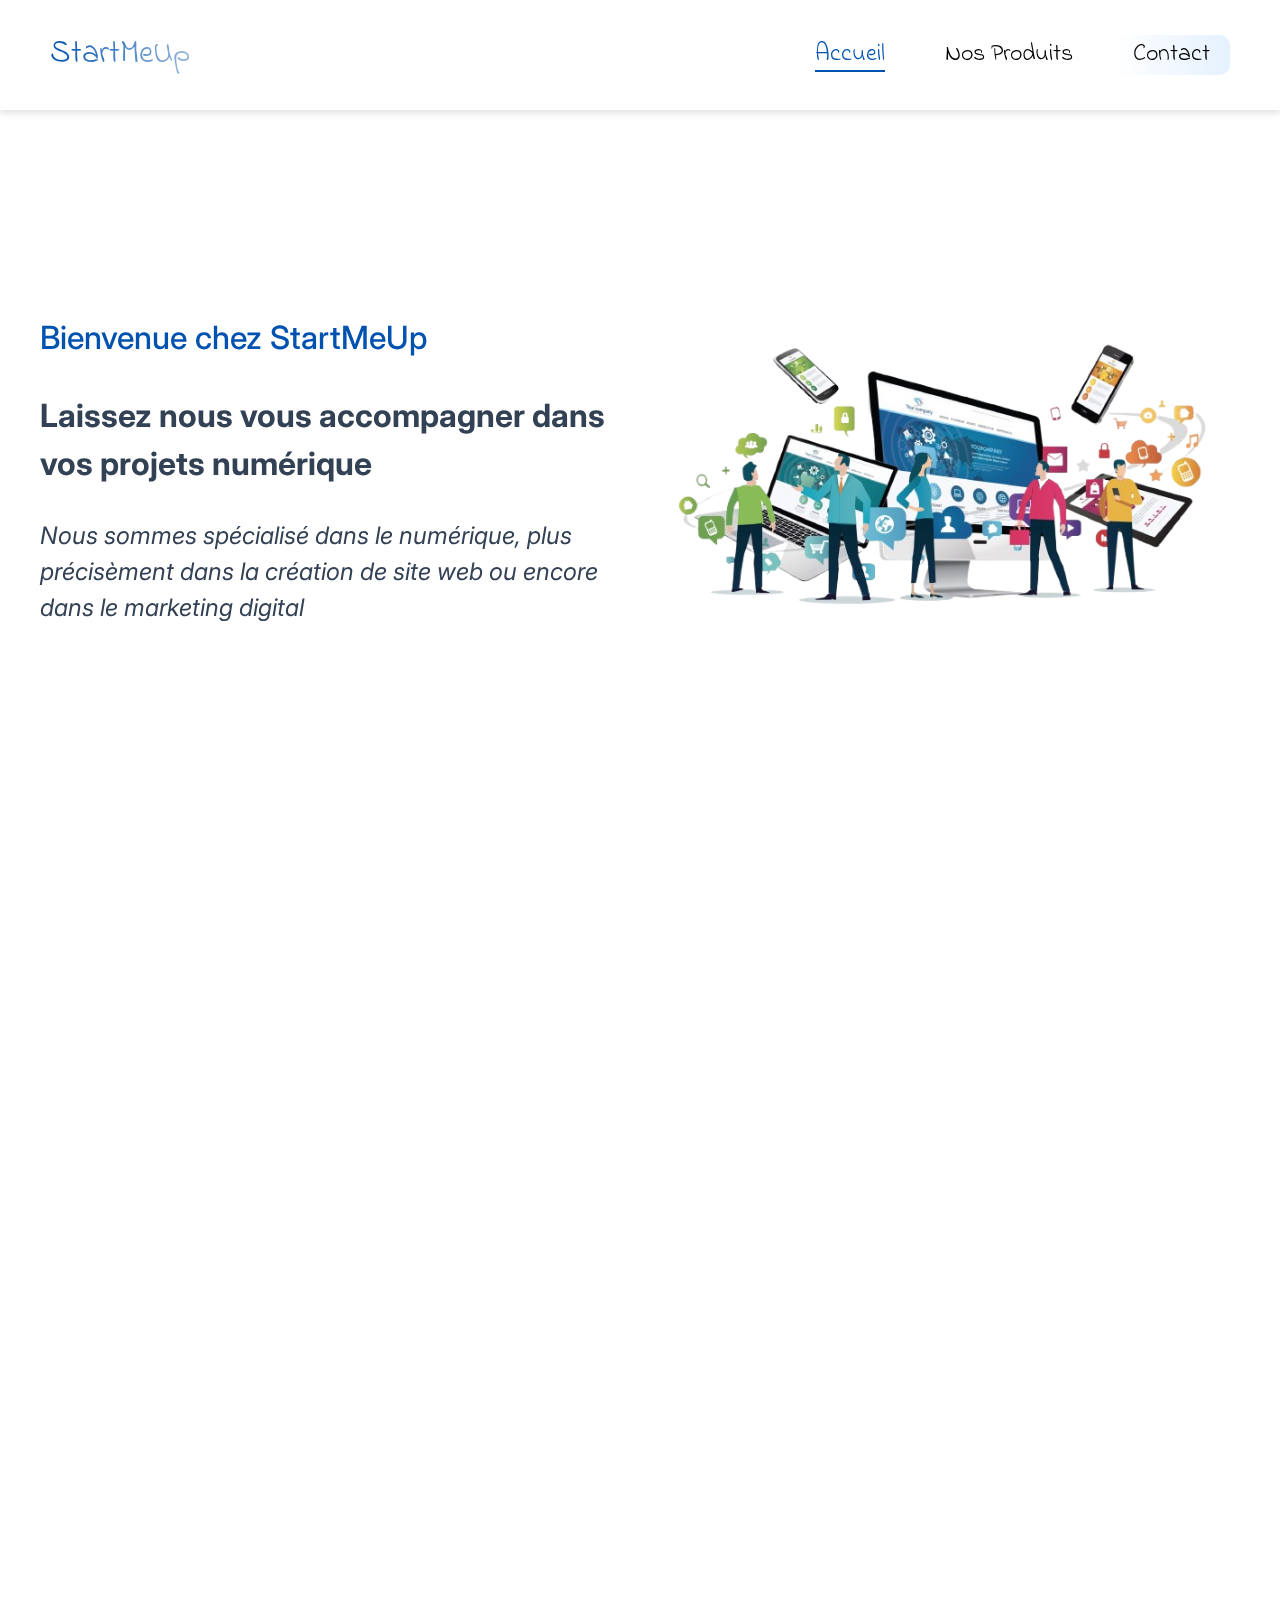
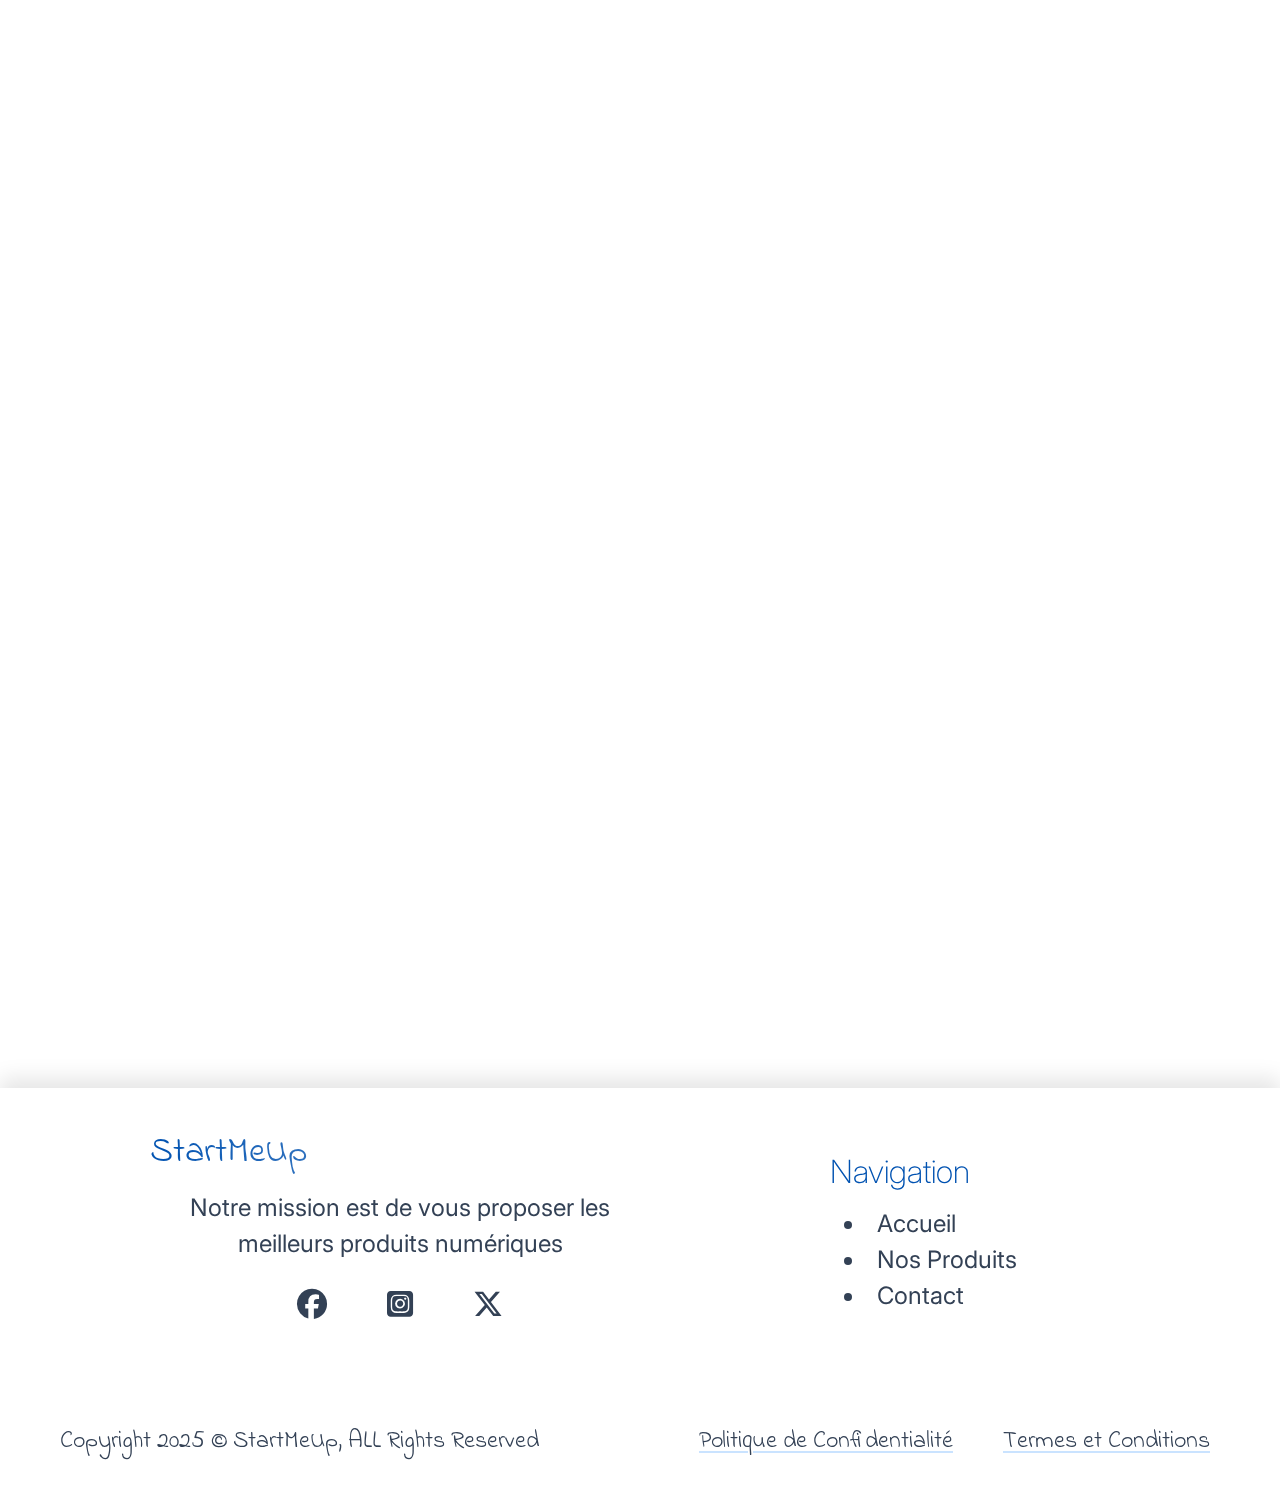
<file: index.html>
<!DOCTYPE html>
<html lang="fr">
    <head>
        <meta charset="UTF-8">
        <meta name="viewport" content="width=device-width, initial-scale=1.0" />
        <meta name="description" content="StartMeUp, entreprise qui vous propose et vous accompagne à des solutions numériques" />
        <title>StartMeUp</title>
        <link rel="icon" href="img/favicon_io/android-chrome-512x512.png" type="image/png" />
        <link rel="stylesheet" href="https://cdnjs.cloudflare.com/ajax/libs/font-awesome/6.5.0/css/all.min.css">
        <link rel="stylesheet" href="https://fonts.googleapis.com/css2?family=Inter&family=Indie+Flower&display=swap" rel="stylesheet" />
        <link rel="stylesheet" href="css/style.css">
        <link rel="stylesheet" href="css/nav.style.css">
        <link rel="stylesheet" href="css/footer.style.css">
        <link rel="stylesheet" href="css/home.style.css">
        <script src="js/script.js" defer></script>
    </head>
    <body>
        <div class="area">
            <ul class="circles">
                <li></li>
                <li></li>
                <li></li>
                <li></li>
                <li></li>
                <li></li>
                <li></li>
                <li></li>
                <li></li>
                <li></li>
            </ul>
        </div>

        <!-- <div id="nav"></div> -->
        <nav>
            <div id="nav-logo">
                <a href="index.html" class="logo">StartMeUp</a>
            </div>
            <div class="nav-links" id="nav-links">
                <a href="index.html">Accueil</a>
                <a href="products.html">Nos Produits</a>
                <a class="contact" href="contact.html">Contact</a>
            </div>
            <div id="nav-burger">
                <i class="fa-solid fa-bars"></i>
            </div>
        </nav>

        <main>
            <section id="section-presentation">
                <div class="description-presentation">
                    <h1>Bienvenue chez StartMeUp</h1>
                    <span>Laissez nous vous accompagner dans vos projets numérique</span>
                    <p>Nous sommes spécialisé dans le numérique, plus précisèment dans la création de site web ou encore dans le marketing digital</p>
                </div>
                <div class="img-presentation">
                    <img src="img/home_image.png" alt="Dessin qui représente des personnes avec derrière des outils numériques">
                </div>
            </section>

            <section id="section-services">
                <div class="titre-service">
                    <h2>Nos Services</h2>
                    <span>Que proposons nous?</span>
                    <p>Nous proposons à nos clients toujours les meilleurs services avec la meilleure des qualité</p>
                </div>
                <div class="cards-service">
                    <div class="card-service">
                        <i class="fa-brands fa-edge"></i>
                        <div class="description-card-service">
                            <h3>Création de Site Web</h3>
                            <p>Notre équipe vous propose des sites web personnalisés : E-commerce, Intranet, etc...</p>
                        </div>
                    </div>
                    <div class="card-service">
                        <i class="fa-solid fa-mobile-screen"></i>
                        <div class="description-card-service">
                            <h3>Création d'Applications</h3>
                            <p>Notre équipe vous propose des applications mobiles personnalisés sur IOS ou Android</p>
                        </div>
                    </div>
                    <div class="card-service">
                        <i class="fa-solid fa-lightbulb"></i>
                        <div class="description-card-service">
                            <h3>Marketing digital</h3>
                            <p>Notre équipe vous accompagne pour des solutions dans le marketing digital</p>
                        </div>
                    </div>
                </div>
            </section>

            <section id="section-equipe">
                <div class="titre-equipe">
                    <h2>Nos Equipes</h2>
                    <p>Chez StartMeUp, nous avons plusieurs plusieurs équipes talentueuses prêtent à répondre à vos besoins</p>
                </div>
                <div class="cards-equipe">
                    <div class="card-equipe">
                        <h3>Equipe Développeur</h3>
                        <p>Ils vont s'occuper pour vous de la partie Technique</p>
                    </div>
                    <div class="card-equipe">
                        <h3>Equipe SEO</h3>
                        <p>Ils vont s'occuper pour vous de la mise en avant de votre service</p>
                    </div>
                    <div class="card-equipe">
                        <h3>Equipe Réseau</h3>
                        <p>Ils vont s'occuper pour vous de la partie hébergement</p>
                    </div>
                </div>
            </section>

            <section id="section-contact">
                <h2>Contacter Nous</h2>
                <p>Vous souhaitez avoir des renseignements ou nous contacter, vous trouverez ci-dessous un lien vers la page  de Contact où se trouve les coordonnées ou le formulaire de contact</p>
                <a href="contact.html">Prendre contact</a>
            </section>
        </main>

        <!-- <div id="footer"></div> -->
        <footer>
            <section class="info-navigation">
                <div class="info">
                    <a href="index.html" class="logo">StartMeUp</a>
                    <p>Notre mission est de vous proposer les meilleurs produits numériques</p>
                    <ul>
                        <li><i class="fa-brands fa-facebook"></i></li>
                        <li><i class="fa-brands fa-square-instagram"></i></li>
                        <li><i class="fa-brands fa-x-twitter"></i></li>
                    </ul>
                </div>
                <div class="navigation">
                    <span>Navigation</span>
                    <ul>
                        <li><a href="index.html">Accueil</a></li>
                        <li><a href="products.html">Nos Produits</a></li>
                        <li><a href="contact.html">Contact</a></li>
                    </ul>
                </div>
            </section>
            <section class="documents-copyright">
                <p>Copyright 2025 &copy; StartMeUp, ALL Rights Reserved</p>
                <div>
                    <a href="#">Politique de Confidentialité</a>
                    <a href="#">Termes et Conditions</a>
                </div>
            </section>
        </footer>
    </body>
</html>
</file>
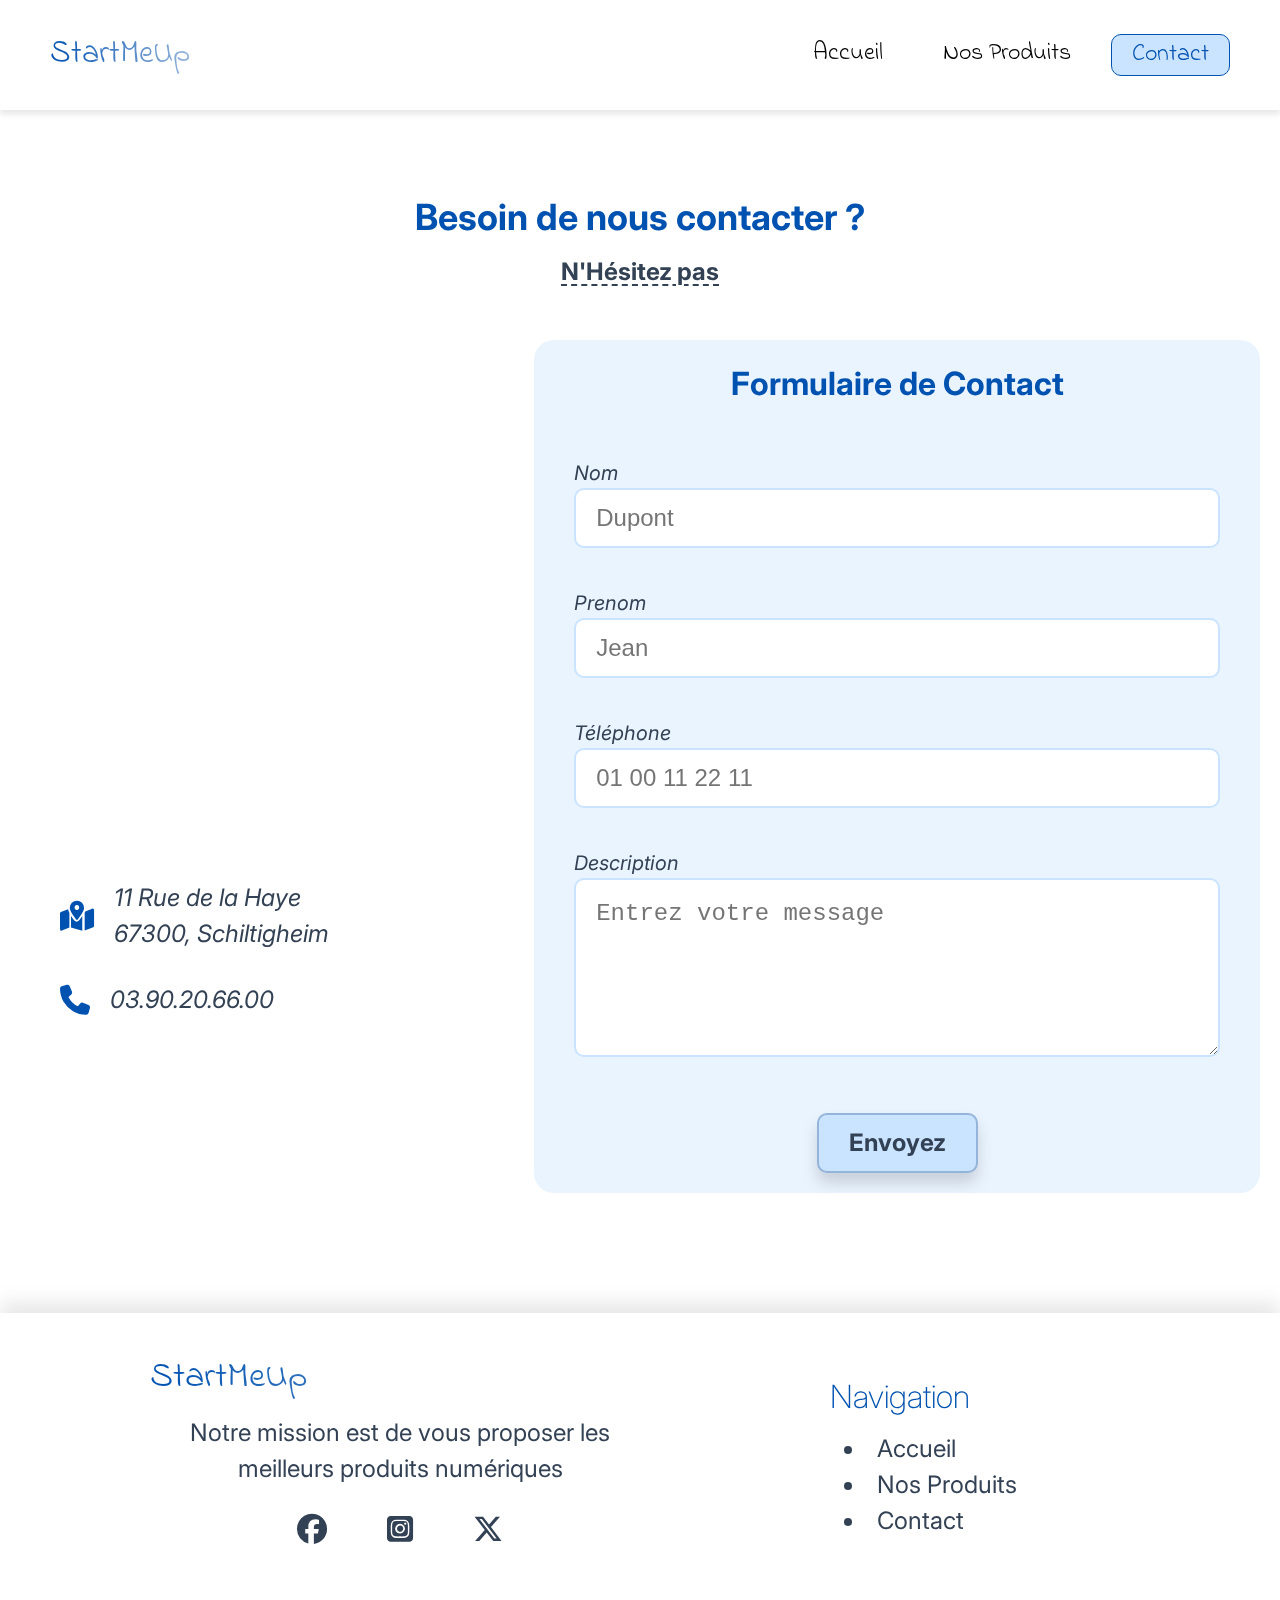
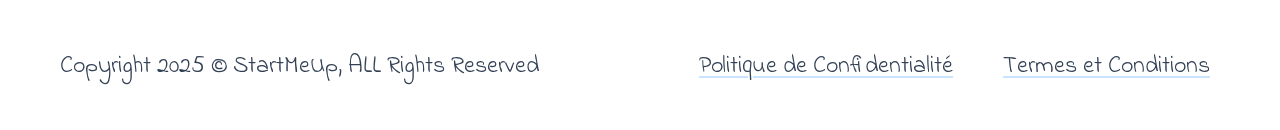
<file: contact.html>
<!DOCTYPE html>
<html lang="fr">
    <head>
        <meta charset="UTF-8">
        <meta name="viewport" content="width=device-width, initial-scale=1.0" />
        <meta name="description" content="StartMeUp, contacter nous pour plus de renseignements sur nos produits" />
        <title>Contact</title>
        <link rel="icon" href="img/favicon_io/android-chrome-512x512.png" type="image/png" />
        <link rel="stylesheet" href="https://cdnjs.cloudflare.com/ajax/libs/font-awesome/6.5.0/css/all.min.css">
        <link href="https://fonts.googleapis.com/css2?family=Inter&family=Indie+Flower&display=swap" rel="stylesheet" />
        <link rel="stylesheet" href="css/style.css">
        <link rel="stylesheet" href="css/nav.style.css">
        <link rel="stylesheet" href="css/footer.style.css">
        <link rel="stylesheet" href="css/contact.style.css">
        <script src="js/script.js" defer></script>
    </head>
    <body>
        <div class="area">
            <ul class="circles">
                <li></li>
                <li></li>
                <li></li>
                <li></li>
                <li></li>
                <li></li>
                <li></li>
                <li></li>
                <li></li>
                <li></li>
            </ul>
        </div>
        <nav>
            <div id="nav-logo">
                <a href="index.html" class="logo">StartMeUp</a>
            </div>
            <div class="nav-links" id="nav-links">
                <a href="index.html">Accueil</a>
                <a href="products.html">Nos Produits</a>
                <a class="contact" href="contact.html">Contact</a>
            </div>
            <div id="nav-burger">
                <i class="fa-solid fa-bars"></i>
            </div>
        </nav>

        <main>
            <section id="section-title">
                <h1>Besoin de nous contacter ?</h1>
                <p>N'Hésitez pas</p>
            </section>
            <section id="section-contact">
                <div class="iframe-and-detail-contact">
                    <iframe title="Map de l'entreprise StartMeUp" src="https://www.google.com/maps/embed?pb=!1m18!1m12!1m3!1d2637.762010206329!2d7.705883076766997!3d48.61439861784564!2m3!1f0!2f0!3f0!3m2!1i1024!2i768!4f13.1!3m3!1m2!1s0x4796b7faf9ee309b%3A0x9e701574a35ae206!2s11%20Rue%20de%20la%20Haye%2C%2067300%20Schiltigheim!5e0!3m2!1sen!2sfr!4v1751553569163!5m2!1sen!2sfr" width="600" height="450" style="border:0;" allowfullscreen="" loading="lazy" referrerpolicy="no-referrer-when-downgrade"></iframe>
                    <div class="detail-contact">
                        <div class="detail-contact-item">
                            <i class="fa-solid fa-map-location-dot"></i>
                            <div>
                                <span>11 Rue de la Haye</span>
                                <span>67300, Schiltigheim</span>
                            </div>
                        </div>
                        <div class="detail-contact-item">
                            <i class="fa-solid fa-phone"></i>
                            <span>03.90.20.66.00</span>
                        </div>
                    </div>
                </div>
                <form id="contactForm" novalidate>
                    <h2>Formulaire de Contact</h2>
                    <div>
                        <div>
                            <label for="lastname">Nom</label><br>
                            <input type="text" id="lastname" name="lastname" placeholder="Dupont" ><br>
                            <div class="error-message" id="error-lastname">Veuillez entrer votre nom.</div>
                        </div>
                        <div>
                            <label for="firstname">Prenom</label><br>
                            <input type="text" id="firstname" name="firstname" placeholder="Jean" ><br>
                            <div class="error-message" id="error-firstname">Veuillez entrer votre prénom.</div>
                        </div>
                        <div>
                            <label for="phone">Téléphone</label><br>
                            <input type="tel" id="phone" name="phone" placeholder="01 00 11 22 11" ><br>
                            <div class="error-message" id="error-phone">Veuillez entrer un numéro de téléphone valide.</div>
                        </div>
                        <div>
                            <label for="description">Description</label><br>
                            <textarea id="description" name="description" rows="5" placeholder="Entrez votre message" ></textarea>
                            <div class="error-message" id="error-description">Veuillez entrer votre message.</div>
                        </div>
                    </div>
                    <button type="submit">Envoyez</button>
                    <div class="success-message" id="success-message">Merci, votre formulaire a été envoyé !</div>
                </form>
            </section>
        </main>

        <footer>
            <section class="info-navigation">
                <div class="info">
                    <a href="index.html" class="logo">StartMeUp</a>
                    <p>Notre mission est de vous proposer les meilleurs produits numériques</p>
                    <ul>
                        <li><i class="fa-brands fa-facebook"></i></li>
                        <li><i class="fa-brands fa-square-instagram"></i></li>
                        <li><i class="fa-brands fa-x-twitter"></i></li>
                    </ul>
                </div>
                <div class="navigation">
                    <span>Navigation</span>
                    <ul>
                        <li><a href="index.html">Accueil</a></li>
                        <li><a href="products.html">Nos Produits</a></li>
                        <li><a href="contact.html">Contact</a></li>
                    </ul>
                </div>
            </section>
            <section class="documents-copyright">
                <p>Copyright 2025 &copy; StartMeUp, ALL Rights Reserved</p>
                <div>
                    <a href="#">Politique de Confidentialité</a>
                    <a href="#">Termes et Conditions</a>
                </div>
            </section>
        </footer>
    </body>
</html>
</file>
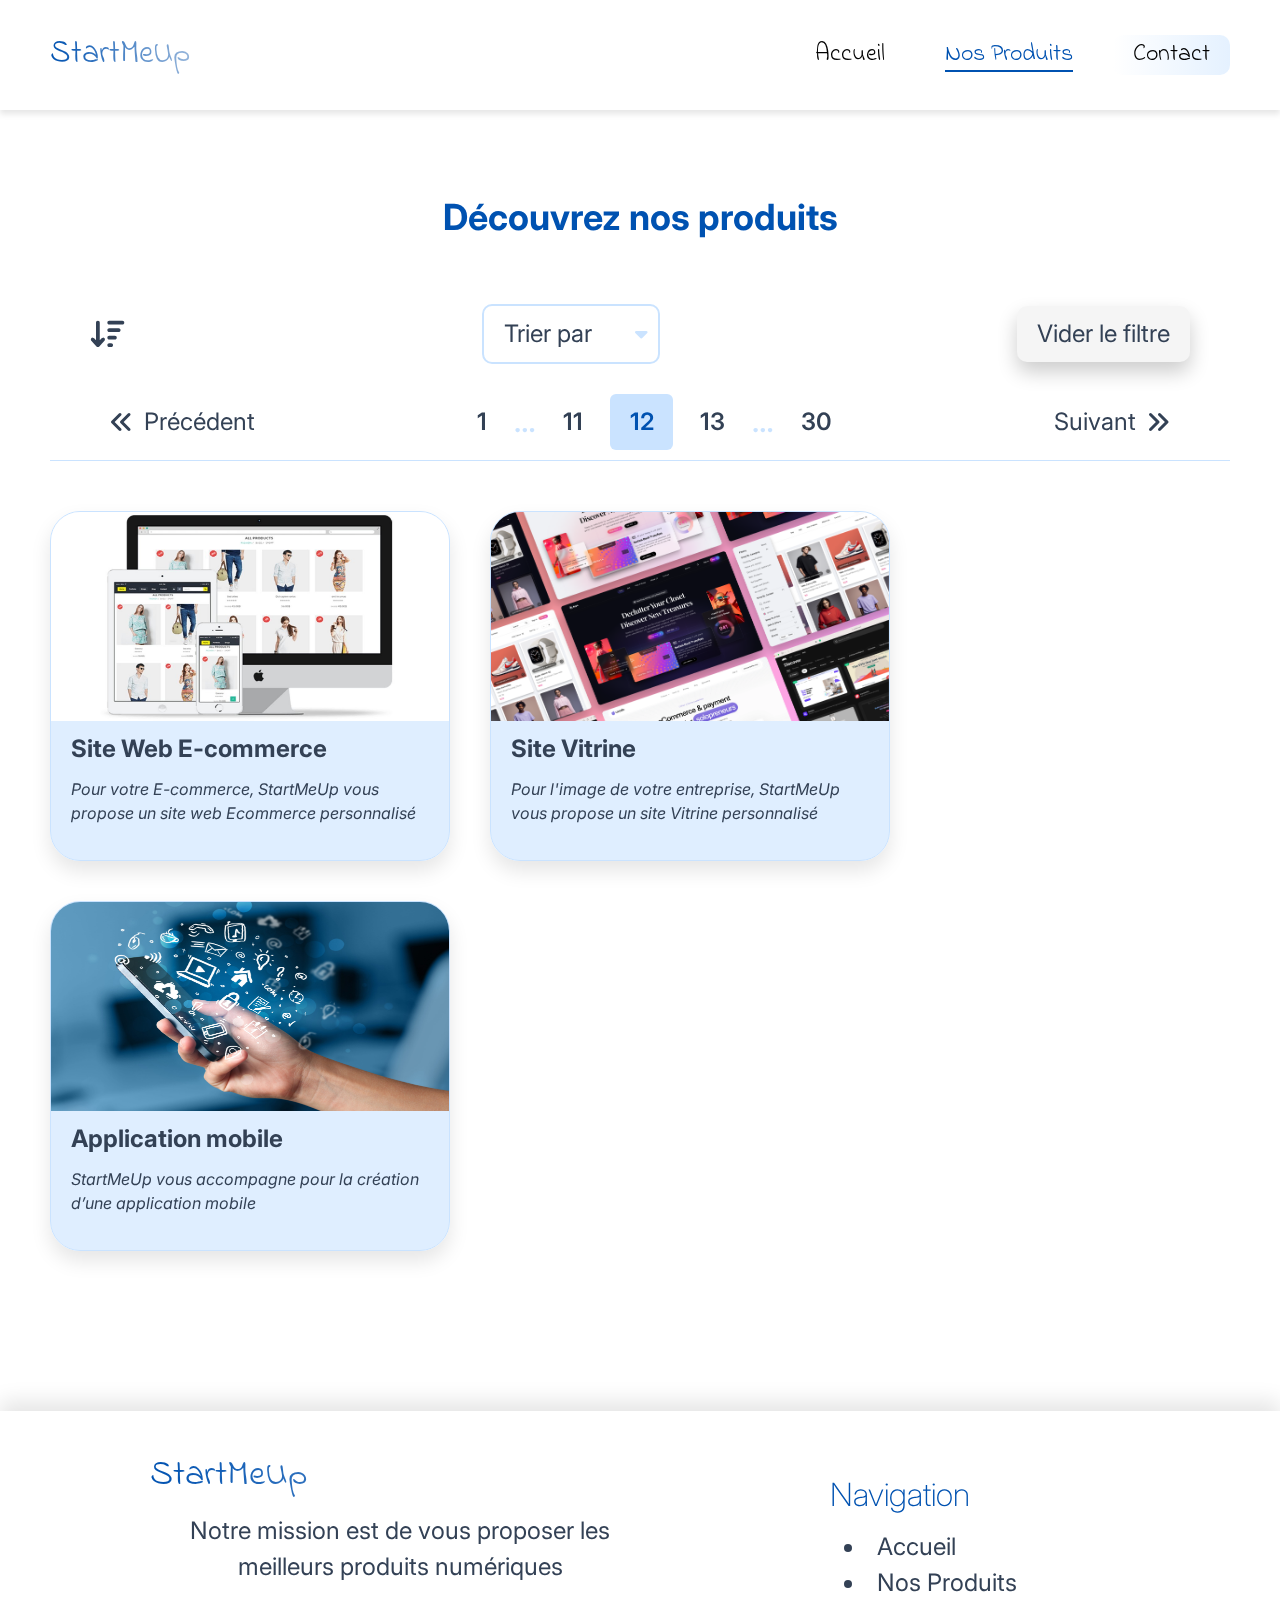
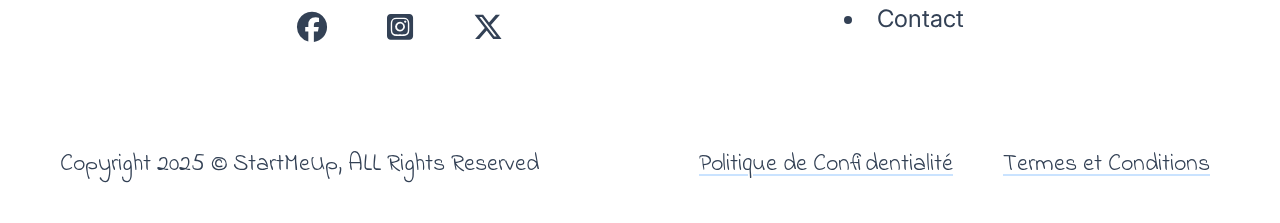
<file: products.html>
<!DOCTYPE html>
<html lang="fr">
    <head>
        <meta charset="UTF-8">
        <meta name="viewport" content="width=device-width, initial-scale=1.0" />
        <meta name="description" content="StartMeUp, trouvez tous nos produits pour des solutions numériques" />
        <title>Nos produits</title>
        <link rel="icon" href="img/favicon_io/android-chrome-512x512.png" type="image/png" />
        <link rel="stylesheet" href="https://cdnjs.cloudflare.com/ajax/libs/font-awesome/6.5.0/css/all.min.css">
        <link href="https://fonts.googleapis.com/css2?family=Inter&family=Indie+Flower&display=swap" rel="stylesheet" />
        <link rel="stylesheet" href="css/style.css">
        <link rel="stylesheet" href="css/nav.style.css">
        <link rel="stylesheet" href="css/footer.style.css">
        <link rel="stylesheet" href="css/products.style.css">
        <script src="js/script.js" defer></script>
    </head>
    <body>
        <div class="area">
            <ul class="circles">
                <li></li>
                <li></li>
                <li></li>
                <li></li>
                <li></li>
                <li></li>
                <li></li>
                <li></li>
                <li></li>
                <li></li>
            </ul>
        </div>
        <nav>
            <div id="nav-logo">
                <a href="index.html" class="logo">StartMeUp</a>
            </div>
            <div class="nav-links" id="nav-links">
                <a href="index.html">Accueil</a>
                <a href="products.html">Nos Produits</a>
                <a class="contact" href="contact.html">Contact</a>
            </div>
            <div id="nav-burger">
                <i class="fa-solid fa-bars"></i>
            </div>
        </nav>

        <main>
            <section id="section-titre">
                <h1>Découvrez nos produits</h1>
            </section>
            <section id="section-tri">
                <i class="fa-solid fa-arrow-down-wide-short"></i>
                <div class="select-wrapper">
                    <select id="select-filter">
                        <option value="">Trier par <i class="fa-solid fa-caret-down"></i></option>
                        <option value="date-asc">Plus récent</option>
                        <option value="date-desc">Plus ancien</option>
                        <option value="pertinence">Pertinence</option>
                    </select>
                    <i class="fa-solid fa-caret-down select-icon"></i>
                </div>
                <button id="btn-filtre">Vider<span>&nbsp;le filtre</span></button>
            </section>
            <section id="section-pagination">
                <button class="pagination-nav pagination-previous" disabled>
                    <i class="fa-solid fa-angles-left"></i> <span>Précédent</span>
                </button>
                <div class="pagination-numbers">
                    <button class="pagination-page">1</button>
                    <span class="pagination-ellipsis">…</span>
                    <button class="pagination-page">11</button>
                    <button class="pagination-page pagination-page--active">12</button>
                    <button class="pagination-page">13</button>
                    <span class="pagination-ellipsis">…</span>
                    <button class="pagination-page hidden">30</button>
                    <!-- 1 ... 10  <strong> 11 </strong>  12 ... 30 -->
                </div>
                <button class="pagination-nav pagination-next">
                    <span>Suivant</span><i class="fa-solid fa-angles-right"></i>
                </button>
            </section>
            <section id="section-products">
                <div class="card-product">
                    <div class="img-card">
                        <img src="img/ecommerce-1.jpg" alt="Image d'un site E-commerce en Version Mobile, Tablette et PC">
                    </div>
                    <div class="description-card">
                        <h2>Site Web E-commerce</h2>
                        <p>Pour votre E-commerce, StartMeUp vous propose un site web Ecommerce personnalisé</p>
                    </div>
                </div>
                <div class="card-product">
                    <div class="img-card">
                        <img src="img/website.png" alt="Image de site Vitrine">
                    </div>
                    <div class="description-card">
                        <h2>Site Vitrine</h2>
                        <p>Pour l'image de votre entreprise, StartMeUp vous propose un site Vitrine personnalisé</p>
                    </div>
                </div>
                <div class="card-product">
                    <div class="img-card">
                        <img src="img/application_mobile.jpg" alt="Image d'un Téléphone avec un représentation de plusieurs logo d'application mobile qui survole le téléphone">
                    </div>
                    <div class="description-card">
                        <h2>Application mobile</h2>
                        <p>StartMeUp vous accompagne pour la création d’une application mobile</p>
                    </div>
                </div>
            </section>
        </main>
        <footer>
            <section class="info-navigation">
                <div class="info">
                    <a href="index.html" class="logo">StartMeUp</a>
                    <p>Notre mission est de vous proposer les meilleurs produits numériques</p>
                    <ul>
                        <li><i class="fa-brands fa-facebook"></i></li>
                        <li><i class="fa-brands fa-square-instagram"></i></li>
                        <li><i class="fa-brands fa-x-twitter"></i></li>
                    </ul>
                </div>
                <div class="navigation">
                    <span>Navigation</span>
                    <ul>
                        <li><a href="index.html">Accueil</a></li>
                        <li><a href="products.html">Nos Produits</a></li>
                        <li><a href="contact.html">Contact</a></li>
                    </ul>
                </div>
            </section>
            <section class="documents-copyright">
                <p>Copyright 2025 &copy; StartMeUp, ALL Rights Reserved</p>
                <div>
                    <a href="#">Politique de Confidentialité</a>
                    <a href="#">Termes et Conditions</a>
                </div>
            </section>
        </footer>
    </body>
</html>
</file>
<file: css/style.css>
:root {
    /* --white: #F5F5FA; */
    --white: #FFFFFF;
    --black: #334155;
    --gray: #F5F5F5;
    --red: #CF220B;
    --bleu-clair: #CAE3FF;
    --bleu-clair-transparent: rgba(202, 227, 255, 0.4);
    --bleu-clair-transparent-2: rgba(202, 227, 255, 0.6);
    --bleu-moyen: #94B4DA;
    --bleu-fonce: #0052B1;
    --regular: 500;
    --semi-bold: 700;
}

* {
    margin: 0;
    padding: 0;
    box-sizing: border-box;
}

a {
    color: inherit;
    text-decoration: none;
}

a:hover {
    text-decoration: underline;
}

img {
    max-width: 100%;
    height: auto;
    display: block;
}

ul, ol {
    list-style-position: inside;
}

button, select {
    all: unset;
    cursor: pointer;
    font-family: inherit;
    user-select: none;
}

body {
    font-family: 'Inter', sans-serif;
    line-height: 1.5;
    background-color: var(--white);
    color: var(--black);
}

main {
    display: flex;
    flex-direction: column;
    align-items: center;
    gap: 10px;
    padding: 120px 0px;
}

.logo {
    font-family: 'Indie Flower', cursive;
    background: linear-gradient(to right, var(--bleu-fonce), #94B4DA);
    -webkit-background-clip: text;
    -webkit-text-fill-color: transparent;
    /* Pour Firefox */
    background-clip: text;
    color: transparent;
}

h1 {
    font-size: 24px;
    font-weight: bold;
    color: var(--bleu-fonce);
    width: 100%;
}

main section {
    opacity: 0;
    transform: translateY(10px);
    transition: opacity 1s ease-out, transform 0.6s ease-out;
    will-change: opacity, transform;
}

main section.visible {
    opacity: 1;
    transform: translateY(0);
}

/* --- DESKTOP (grand écran) --- */
@media screen and (min-width: 769px) {
    main {
        padding-top: 150px;
    }

    h1 {
        font-size: 36px;
        color: var(--bleu-fonce);
    }
}


/* Animation background */
.area{
    position: fixed;
    z-index: -2;
    width: 100%;
    height:100vh;
    
   
}

.circles{
    position: absolute;
    top: 0;
    left: 0;
    width: 100%;
    height: 100%;
    overflow: hidden;
}

.circles li{
    position: absolute;
    display: block;
    list-style: none;
    width: 20px;
    height: 20px;
    background: var(--bleu-clair-transparent-2);
    animation: animate 15s linear infinite;
    bottom: -150px;
    
}

.circles li:nth-child(1){
    left: 25%;
    width: 80px;
    height: 80px;
    animation-delay: 0s;
}


.circles li:nth-child(2){
    left: 10%;
    width: 20px;
    height: 20px;
    animation-delay: 2s;
    animation-duration: 12s;
}

.circles li:nth-child(3){
    left: 70%;
    width: 20px;
    height: 20px;
    animation-delay: 4s;
}

.circles li:nth-child(4){
    left: 40%;
    width: 60px;
    height: 60px;
    animation-delay: 0s;
    animation-duration: 18s;
}

.circles li:nth-child(5){
    left: 65%;
    width: 20px;
    height: 20px;
    animation-delay: 0s;
}

.circles li:nth-child(6){
    left: 75%;
    width: 110px;
    height: 110px;
    animation-delay: 3s;
}

.circles li:nth-child(7){
    left: 35%;
    width: 150px;
    height: 150px;
    animation-delay: 7s;
}

.circles li:nth-child(8){
    left: 50%;
    width: 25px;
    height: 25px;
    animation-delay: 15s;
    animation-duration: 45s;
}

.circles li:nth-child(9){
    left: 20%;
    width: 15px;
    height: 15px;
    animation-delay: 2s;
    animation-duration: 35s;
}

.circles li:nth-child(10){
    left: 85%;
    width: 150px;
    height: 150px;
    animation-delay: 0s;
    animation-duration: 11s;
}



@keyframes animate {

    0%{
        transform: translateY(0) rotate(0deg);
        opacity: 1;
        border-radius: 0;
    }

    100%{
        transform: translateY(-1000px) rotate(720deg);
        opacity: 0.3;
        border-radius: 50%;
    }

}
</file>
<file: css/nav.style.css>
/* --- MOBILE FIRST (petits écrans) --- */
nav {
    display: flex;
    z-index: 5;
    width: 100%;
    height: 70px;
    justify-content: space-between;
    align-items: center;
    padding: 10px 20px;
    background-color: rgba(255, 255, 255, 0.92);
    font-family: 'Indie Flower', cursive;
    position: fixed;
    font-size: 24px;
    box-shadow: 0 4px 6px rgba(0, 0, 0, 0.1);
}

/* Menu links masqués par défaut */
.nav-links {
    display: flex;
    flex-direction: column;
    font-weight: 400;
    position: absolute;
    top: 70px; /* hauteur nav */
    left: 0;
    width: 100%;
    background-color: var(--bleu-clair);
    padding: 0; /* on gère padding quand menu ouvert */
    overflow: hidden;
    max-height: 0;
    transition: max-height 0.4s ease, padding 0.4s ease;
    gap: 0;
    font-size: 0;
}

.nav-links a {
    text-decoration: none;
    padding: 15px 20px;
    color: black;
    font-size: 24px;
}

.nav-links a.active {
    color: var(--bleu-fonce);
    text-decoration: underline;
    text-underline-offset: 10px;
}

/* Burger visible sur mobile */
#nav-burger {
    display: block;
    font-size: 24px;
    cursor: pointer;
    color: var(--bleu-fonce);
}

/* Quand menu actif : affiché */
.nav-links.active {
    align-items: center;
    max-height: 500px;
    padding: 100px 50px;
    gap: 30px;
    font-size: 32px;
    background: linear-gradient(to bottom, rgba(255, 255, 255, 0.92), var(--bleu-clair));
}

.rotate {
    animation: rotate360 0.5s ease forwards;
}

@keyframes rotate360 {
    from {
        transform: rotate(0deg);
    }
    to {
        transform: rotate(360deg);
    }
}

/* --- DESKTOP (grand écran) --- */
@media screen and (min-width: 1024px) {
    nav {
        height: 110px;
        font-size: 32px;
        padding: 20px 50px;
    }
    /* Burger caché */
    #nav-burger {
        display: none;
    }

    /* Menu affiché horizontalement */
    .nav-links {
        position: static;
        flex-direction: row;
        overflow: visible;
        max-height: none !important;
        gap: 20px;
        width: auto;
        background: none;
        padding: 0 !important;
    }

    .nav-links a {
        padding: 2px 20px;
        border-radius: 10px;
        text-decoration: none;
        position: relative;
        transition: transform 0.3s ease, box-shadow 0.3s ease;
    }

    .nav-links a:not(.active):hover{
        color: var(--bleu-fonce);
    }

    .nav-links a:not(.active):not(.contact)::after{
        content: "";
        position: absolute;
        bottom: 8px;
        left: 50%;
        width: 0%;
        height: 3px;
        background-color: var(--bleu-clair);
        transition: width 0.3s ease, left 0.3s ease;
        transform: translateX(-50%);
    }

    .nav-links a:not(.active):not(.contact):hover::after {
        width: 60%;
    }

    .nav-links a.contact {
        background: linear-gradient(to left, var(--bleu-clair), var(--white));
        background-size: 200% auto;
        background-position: left center;
        transition: background-position 0.3s ease-out;
    }

    .nav-links a.contact:hover{
        background-position: right center;
    }

    .nav-links a.contact.active {
        background: var(--bleu-clair);
        border: 1px solid var(--bleu-fonce);
        text-decoration: none;
    }
}
</file>
<file: css/footer.style.css>
footer {
    display: flex;
    background-color: rgba(255, 255, 255, 0.3);
    flex-direction: column;
    width: 100%;
    padding: 0px 20px;
    gap: 10px;
    box-shadow: 0 -10px 20px rgba(0, 0, 0, 0.1);
}

.info-navigation {
    display: flex;
    flex-direction: column;
    width: 100%;
    padding: 30px 20px;
    gap: 40px;
}

.info {
    width: 100%;
    display: flex;
    flex-direction: column;
    gap: 10px;
}

.info a {
    font-size: 36px;
}

.info p {
    font-size: 24px;
    text-align: center;
}

.info ul {
    display: flex;
    flex-direction: row;
    justify-content: center;
    gap: 40px;
    font-size: 30px;
    list-style-type: none;
    padding-left: 0;
    margin-left: 0;
}

.info ul li {
    cursor: pointer;
    padding: 10px;
    transition: transform 0.2s ease-out;
}

.info ul li:hover{
    transform: scale(1.2);
}

.documents-copyright {
    display: flex;
    flex-direction: column-reverse;
    padding: 30px 10px;
    gap: 10px;
    font-family: 'Indie Flower', cursive;
    font-size: 16px;
    text-align: center;
}

.documents-copyright p {
    text-align: center;
}

.documents-copyright div {
    display: flex;
    flex-direction: row;
    justify-content:space-around;
    gap: 10px;
    padding: 10px;
}

.documents-copyright a {
    text-decoration: underline;
    text-decoration-color: var(--bleu-clair);
    text-decoration-thickness: 2px;
    text-underline-offset: 4px;
    transition: color 0.4s ease-out, text-decoration-color 0.4s ease-out, transform 0.4s ease-out;
}

.documents-copyright a:hover {
    color: var(--bleu-fonce);
    text-decoration-color: var(--bleu-fonce);
    transform: translateY(-2px);
}

.navigation {
    display: flex;
    flex-direction: column;
    gap: 10px;
}

.navigation span {
    color: var(--bleu-fonce);
    font-weight: 200;
    font-size: 28px;
}

.navigation ul {
    font-size: 20px;
    margin : 0px auto
}

/* --- DESKTOP (grand écran) --- */
@media screen and (min-width: 1024px) {
    footer {
        padding: 0px 50px;
    }
    .info-navigation {
        flex-direction: row;
        justify-content: space-between;
        align-items: center;
        padding: 10px 100px;
    }

    .info {
        width: 500px;
    }

    .navigation {
        min-width: 400px;
        padding: 50px 100px;
    }

    .navigation span {
        font-size: 32px;
    }

    .navigation ul {
        font-size: 24px;
    }

    .navigation ul li:hover {
        color: var(--bleu-fonce);
        text-underline-offset: 5px;
    }

    .documents-copyright {
        flex-direction: row;
        justify-content: space-between;
        gap: 30px;
        align-items: center;
        font-size: 24px;
    }

    .documents-copyright div {
        gap: 50px;
    }
}
</file>
<file: css/home.style.css>
/*************** Section Présentation *****************/
#section-presentation {
    display: flex;
    flex-direction: column;
    justify-content: center;
    align-items: center;
    gap: 10px;
    padding: 100px 10px;
}

main h1,
main h2 {
    font-size: 20px;
    color: var(--bleu-fonce);
    font-weight: var(--regular);
}

.description-presentation {
    display: flex;
    flex-direction: column;
    gap: 30px;
    padding: 10px;
}

.description-presentation span {
    font-size: 20px;
    font-weight: var(--semi-bold);
}

.description-presentation p {
    width: 100%;
    font-size: 16px;
    font-style: italic;
}

/*************** Section Nos Services *****************/

#section-services {
    width: 100%;
    display: flex;
    flex-direction: column;
    gap: 20px;
    padding: 10px;
}

.titre-service {
    display: flex;
    flex-direction: column;
    align-items: center;
    gap: 20px;
    padding: 10px;
    text-align: center;
}

.titre-service span{
    font-size: 24px;
    font-weight: var(--semi-bold);
}

.titre-service p{
    font-size: 16px;
    font-style: italic;
}

.cards-service {
    display: flex;
    flex-direction: column;
    gap: 20px;
    padding: 30px 0px;
}

.card-service {
    background-color: var(--bleu-clair-transparent);
    display: flex;
    flex-direction: column;
    justify-content: center;
    align-items: center;
    gap: 10px;
    padding: 20px;
    margin: 0px 30px;
    height: 400px;
    border-radius: 30px;
    transition: transform 0.3s ease, box-shadow 0.3s ease;
    cursor: pointer;
}

.card-service:hover {
    transform: translateY(-10px);
    box-shadow: 0 10px 20px rgba(0, 0, 0, 0.1);
}

.card-service i {
    transition: color 0.4s ease, transform 0.4s ease;
    font-size: 70px;
    filter: drop-shadow(1px 1px 50px var(--bleu-fonce));
}

.card-service:hover i {
    color: var(--bleu-fonce);
    transform: scale(1.1);
}

.description-card-service {
    display: flex;
    flex-direction: column;
    gap: 10px;
    padding: 10px;
    text-align: center;
}

.description-card-service h3 {
    font-size: 24px;
    font-weight: var(--semi-bold);
}

.description-card-service p {
    font-size: 20px;
    font-style: italic;
}

/*************** Section Nos Equipes *****************/

#section-equipe {
    width: 100%;
    display: flex;
    flex-direction: column;
    align-items: center;
    gap: 50px;
    padding: 20px;
}

.titre-equipe {
    display: flex;
    flex-direction: column;
    align-items: center;
    gap: 10px;
    text-align: center;
}

.titre-equipe p{
    font-size: 16px;
    font-style: italic;
}

.cards-equipe {
    display: flex;
    flex-direction: column;
    align-items: center;
    gap: 50px;
    padding: 10px;
}

.card-equipe {
    background-color: var(--gray);
    width: 80%;
    height: 250px;
    display: flex;
    flex-direction: column;
    justify-content: center;
    align-items: center;
    gap: 30px;
    padding: 50px 30px;
    border-radius: 30px;
    text-align: center;
    transition: transform 0.3s ease, box-shadow 0.3s ease;
    cursor: pointer;
}

.card-equipe:hover {
    transform: translateY(-10px);
    box-shadow: 0 10px 20px rgba(0, 0, 0, 0.1);
}

.card-equipe h3 {
    font-size: 24px;
    font-weight: var(--semi-bold);
    color: var(--red);
}

.card-equipe p {
    font-size: 20px;
    font-style: italic;
}

/*************** Section Contact *****************/

#section-contact {
    background-color: var(--bleu-clair-transparent);
    display: flex;
    flex-direction: column;
    justify-content: center;
    align-items: center;
    gap: 30px;
    padding: 50px 20px;
    border-radius: 30px;
    text-align: center;
    margin: 50px 20px;
}

#section-contact p {
    font-size: 14px;
    font-style: italic;
}

#section-contact a {
    background-color: var(--bleu-fonce);
    padding: 12px 24px;
    color: white;
    border-radius: 20px;
    text-decoration: none;
    font-size: 20px;
    box-shadow: 0 10px 20px rgba(0, 0, 0, 0.2);
    transition: transform 0.3s ease, box-shadow 0.3s ease;
    cursor: pointer;
}

#section-contact a:hover{
    transform: translateY(-5px);
    box-shadow: 0 10px 20px rgba(0, 0, 0, 0.3);
}

/* --------------------------------------------------------------- */
/* ---------------------- DESKTOP (grand écran) ------------------ */
/* --------------------------------------------------------------- */
@media screen and (min-width: 1024px) {
    main {
        padding: 20px;
    }

    main h1,
    main h2 {
        font-size: 32px;
    }

    /*************** Section Présentation *****************/

    #section-presentation {
        flex-direction: row;
        max-width: 1400px;
        height: calc(100vh);
        padding: 100px 10px;
    }

    .description-presentation {
        width: 50%;
    }

    .description-presentation span {
        font-size: 32px;
    }

    .description-presentation p {
        font-size: 24px;
    }

    .img-presentation {
        width: 50%;
        display: block;
    }

    /*************** Section Nos Services *****************/

    #section-services {
        gap: 50px;
    }

    .titre-service span{
        font-size: 40px;
    }

    .titre-service p{
        font-size: 24px;
    }

    .cards-service {
        flex-direction: row;
        padding: 60px 0px;
    }

    .card-service {
        padding: 50px;
        margin: 0px;
    }

    /*************** Section Nos Equipes *****************/

    .card-equipe{
        width: 300px;
    }

    .titre-equipe p{
        font-size: 24px;
    }

    .cards-equipe {
        flex-direction: row;
        justify-content: center;
        flex-wrap: wrap;
    }

    /*************** Section Contact *****************/

    #section-contact {
        padding: 50px 100px;
        max-width: 900px;
    }

    #section-contact p {
        font-size: 20px;
    }

    #section-contact a {
        font-size: 32px;
    }
}
</file>
<file: css/contact.style.css>
#section-title {
    width: 100%;
    display: flex;
    flex-direction: column;
    text-align: center;
    gap: 10px;
    padding: 40px 10px;
}

#section-title p {
    font-weight: var(--semi-bold);
    font-size: 20px;
    text-decoration: underline;
    text-decoration-style: dashed;
    text-decoration-thickness: 2px;
    text-underline-offset: 4px; 
}

#section-contact {
    width: 100%;
    display: flex;
    flex-direction: column;
    align-items: center;
    gap: 10px;
}

#section-contact .iframe-and-detail-contact {
    width: 100%;
    display: flex;
    flex-direction: column;
    gap: 10px;
    padding: 10px 20px;
}

#section-contact iframe {
    width: 100%;
    height: 350px;
}

#section-contact .detail-contact {
    display: flex;
    flex-direction: column;
    gap: 10px;
    padding: 10px;
}

#section-contact .detail-contact .detail-contact-item {
    display: flex;
    flex-direction: row;
    align-items: center;
    gap: 20px;
    padding: 10px;
}

#section-contact .detail-contact .detail-contact-item div {
    display: flex;
    flex-direction: column;
}

#section-contact .detail-contact i {
    color: var(--bleu-fonce);
    font-size: 30px;
}

#section-contact .detail-contact span {
    font-size: 20px;
    font-style: italic;
}

#section-contact form {
    width: 100%;
    background-color: var(--bleu-clair-transparent);
    display: flex;
    flex-direction: column;
    align-items: center;
    gap: 10px;
    padding: 20px;
}

#section-contact form h2 {
    font-size: 24px;
    font-weight: var(--semi-bold);
    color: var(--bleu-fonce);
}

#section-contact form div:not(.error-message) {
    width: 100%;
    padding: 20px 10px;
}

#section-contact form label {
    font-size: 16px;
    font-style: italic;
}

#section-contact form input {
    width: 100%;
    height: 40px;
    font-size: 16px;
    border-radius: 10px;
    border: 2px solid var(--bleu-clair);
    padding: 10px;
    outline: none;
    transition: border-color 0.3s ease, box-shadow 0.3s ease;
}

#section-contact form textarea {
    width: 100%;
    padding: 10px;
    border-radius: 10px;
    font-size: 16px;
    border: 2px solid var(--bleu-clair);
    outline: none;
    transition: border-color 0.3s ease, box-shadow 0.3s ease;
}

#section-contact form input:focus,
#section-contact form textarea:focus {
    border-color: var(--bleu-fonce);
    box-shadow: 0 0 4px rgba(45, 137, 239, 0.4);
}

#section-contact form button {
    background-color: var(--bleu-clair);
    display: flex;
    justify-content: center;
    align-items: center;
    padding: 10px 30px;
    border-radius: 10px;
    border: 2px solid var(--bleu-moyen);
    font-size: 20px;
    font-weight: bold;
    box-shadow: 0 10px 15px rgba(0, 0, 0, 0.15);
    transition: transform 0.3s ease, box-shadow 0.3s ease;
}

#section-contact form button:hover{
    transform: translateY(-4px) scale(1.02);
    box-shadow: 0 10px 15px rgba(0, 0, 0, 0.3);
}

.error-message {
    color: var(--red);
    font-size: 14px;
    margin-top: 5px;
    display: none;
    font-style: italic;
}
.success-message {
    display: none;
    text-align: center;
    color: #28a745;
    font-weight: 600;
    font-size: 24px;
}

/* --------------------------------------------------------------- */
/* ---------------------- DESKTOP (grand écran) ------------------ */
/* --------------------------------------------------------------- */
@media screen and (min-width: 1024px) {
    #section-title p {
        font-size: 24px;
    }

    #section-contact {
        flex-direction: row;
        justify-content: center;
        align-items: start;
        gap: 30px;
        padding: 0px 20px;
    }

    #section-contact iframe {
        width: 100%;
        height: 500px;
    }

    #section-contact .iframe-and-detail-contact {
        width: 40%;
    }

    #section-contact .detail-contact span {
        font-size: 24px;
    }

    #section-contact form {
        width: 60%;
        max-width: 800px;
        border-radius: 20px;
        padding: 20px;
    }

    #section-contact form h2 {
        font-size: 32px;
    }

    #section-contact form label {
        font-size: 20px;
    }

    #section-contact form input {
        height: 60px;
        border-radius: 10px;
        font-size: 24px;
        padding: 20px;
    }

    #section-contact form textarea {
        padding: 20px;
        font-size: 24px;
    }

    #section-contact form button {
        font-size: 24px;
    }
}
</file>
<file: css/products.style.css>
#section-titre {
    padding: 40px 10px;
}
/*************** Section Tri *****************/
#section-tri {
    width: 100%;
    display: flex;
    flex-direction: row;
    justify-content: space-between;
    align-items: center;
    padding: 10px 40px;
}

#section-tri i {
    font-size: 30px;
}

#section-tri .select-wrapper {
    position: relative;
    display: inline-block;
    border: 2px solid var(--bleu-clair);
    border-radius: 10px;
    font-size: 20px;
}

#section-tri select {
    appearance: none;
    padding: 10px 20px;
    -webkit-appearance: none;
    -moz-appearance: none;
    padding-right: 30px;
}

#section-tri .select-wrapper:focus {
    border-color: var(--bleu-fonce);
}

#section-tri .select-icon {
  position: absolute;
  right: 10px;
  top: 50%;
  transform: translateY(-50%);
  pointer-events: none; /* Pour que le clic passe au select */
  color: var(--bleu-clair);
  font-size: 20px;
}

#section-tri button {
    display: flex;
    flex-direction: row;
    background-color: #F5F5F5;
    padding: 10px 20px;
    border-radius: 10px;
    font-size: 20px;
    box-shadow: 0 10px 20px rgba(0, 0, 0, 0.2);
    transition: transform 0.3s ease, box-shadow 0.3s ease;
}

#section-tri button:hover{
    transform: translateY(-5px);
    box-shadow: 0 10px 20px rgba(0, 0, 0, 0.3);
}

#section-tri button span {
    display: none;
}

/*************** Section Pagination *****************/

#section-pagination {
    width: 100%;
    display: flex;
    flex-direction: row;
    justify-content: space-between;
    align-items: center;
    padding: 10px 40px;
    font-size: 20px;
    border-bottom: 1px solid var(--bleu-clair);
}

#section-pagination .pagination-numbers {
  display: flex;
  gap: 0.5rem;
  align-items: center;
}

#section-pagination .pagination-page.hidden {
    display: none;
}

#section-pagination .pagination-page {
  background: none;
  color: var(--black);
  padding: 0.4em 0.8em;
  border-radius: 6px;
  cursor: pointer;
  font-weight: 600;
  transition: background-color 0.3s ease, color 0.3s ease;
}

#section-pagination .pagination-page:hover {
  background-color: #e0f0ff;
}

#section-pagination .pagination-page--active {
  background-color: var(--bleu-clair);
  color: var(--bleu-fonce);
  cursor: default;
}

#section-pagination .pagination-ellipsis {
  user-select: none;
  color: var(--bleu-clair);
  font-weight: 600;
  font-size: 1.2em;
}

#section-pagination button {
    display: flex;
    flex-direction: row;
    align-items: center;
    gap: 10px;
}

#section-pagination span {
    display: none;
}

/*************** Section Products *****************/

#section-products {
    width: 100%;
    display: flex;
    flex-direction: row;
    justify-content: center;
    flex-wrap: wrap;
    gap: 40px;
    padding: 20px;
}

.card-product {
    width: 300px;
    height: 300px;
    background-color: var(--bleu-clair-transparent-2);
    border-radius: 30px;
    border: 1px solid var(--bleu-clair);
    overflow: hidden;
    box-shadow: 0 10px 20px rgba(0, 0, 0, 0.1);
    transition: transform 0.3s ease-in-out, box-shadow 0.3s ease-in-out;
    cursor: pointer;
}

.card-product:hover {
    transform: translateY(-10px);
    box-shadow: 0 10px 20px rgba(0, 0, 0, 0.2);
}

.card-product .img-card {
    width: 100%;
    height: 50%;
    overflow: hidden;
}

.card-product .img-card img {
    width: 100%;
    height: 100%;
    transition: transform 0.3s ease-in-out;
}

.card-product:hover img{
    transform: scale(1.1);
}

.card-product .description-card {
    display: flex;
    flex-direction: column;
    gap: 10px;
    padding: 10px 20px;
}

.card-product .description-card h2 {
    font-size: 20px;
    font-weight: bold;
}

.card-product .description-card p {
    font-size: 16px;
    font-style: italic;
}

/* --------------------------------------------------------------- */
/* ---------------------- DESKTOP (grand écran) ------------------ */
/* --------------------------------------------------------------- */
@media screen and (min-width: 1024px) {
    main{
        padding-left: 50px;
        padding-right: 50px;
    }

    /*************** Section Tri *****************/

    #section-tri i {
        font-size: 30px;
    }

    #section-tri select {
        font-size: 24px;
    }

    #section-tri button {
        font-size: 24px;
    }

    
    #section-tri button span {
        display: block;
    }

    /*************** Section Pagination *****************/

    #section-pagination {
        font-size: 24px;
    }

    #section-pagination span {
        display: block;
    }

    #section-pagination .pagination-page.hidden {
        display: block;
    }

    #section-pagination button {
        padding: 10px 20px;
        position: relative;
        transition: transform 0.3s ease, box-shadow 0.3s ease;
    }

    #section-pagination button:hover{
        color: var(--bleu-fonce);
    }

    #section-pagination button::after{
        content: "";
        position: absolute;
        bottom: 8px;
        left: 50%;
        width: 0%;
        height: 3px;
        background-color: var(--bleu-clair);
        transition: width 0.3s ease, left 0.3s ease;
        transform: translateX(-50%);
    }

    #section-pagination button:hover::after {
        width: 60%;
    }

    /*************** Section Products *****************/

    #section-products {
        justify-content: start;
        padding: 40px 0px;
    }

    .card-product {
        width: 400px;
        height: 350px;
    }

    .card-product .img-card {
        height: 60%;
    }

    .card-product .description-card h2 {
        font-size: 24px;
    }

    .card-product .description-card p {
        font-size: 16px;
        font-style: italic;
    }
}
</file>
